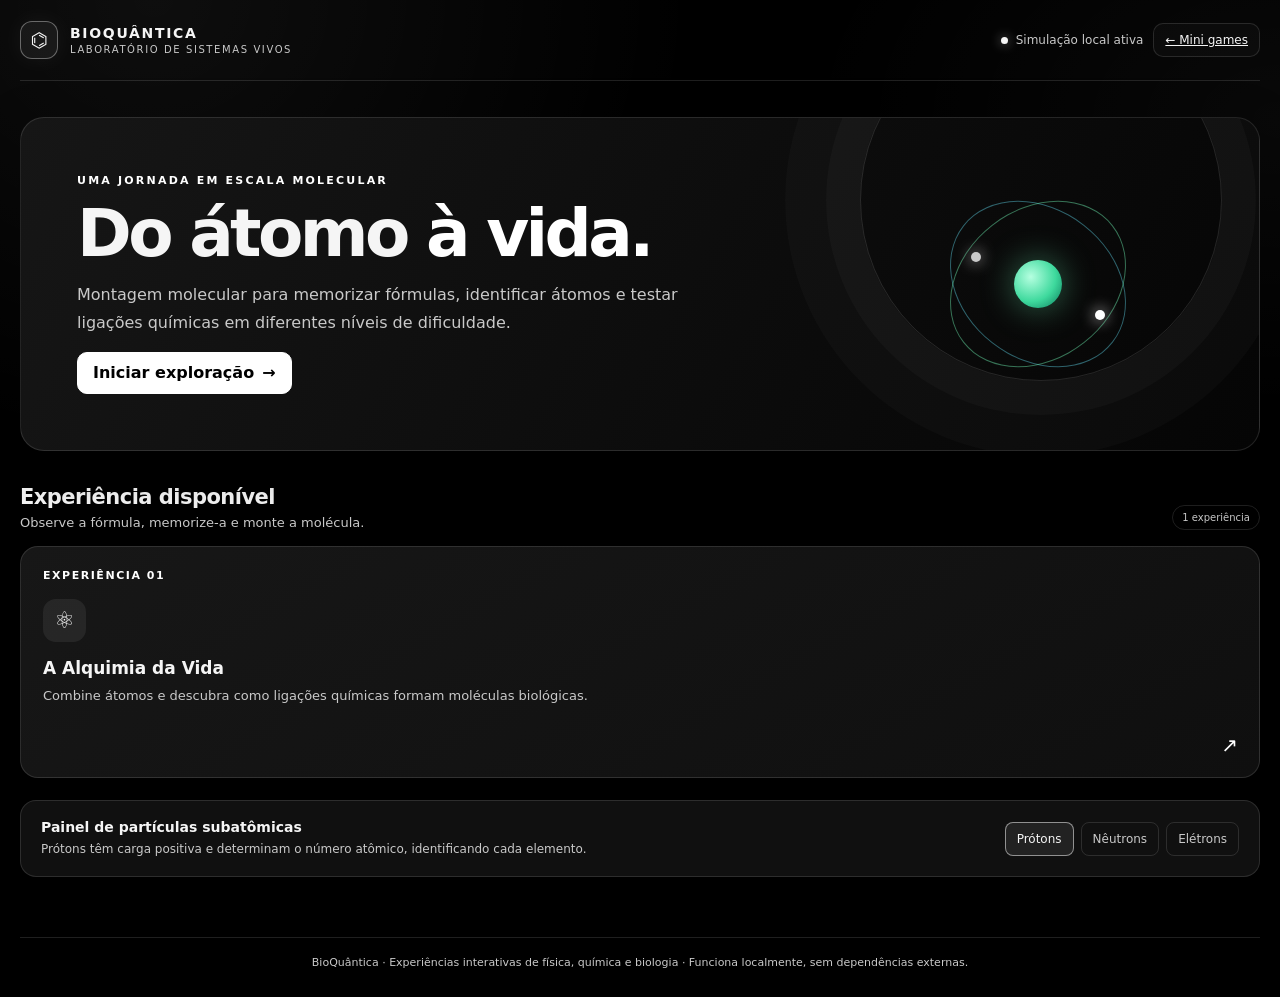
<file: Projeto Individual/bioquantica.html>
<!DOCTYPE html>
<html lang="pt-BR">
<head>
  <meta charset="UTF-8">
  <meta name="viewport" content="width=device-width, initial-scale=1">
  <meta name="theme-color" content="#000000">
  <meta name="description" content="Explore átomos e moléculas em BioQuântica: Do Átomo à Vida.">
  <title>BioQuântica: Do Átomo à Vida</title>
  <style>
    :root {
      color-scheme: dark;
      --bg: #000000;
      --panel: #171717;
      --panel-2: #121212;
      --line: rgba(255, 255, 255, .12);
      --text: #f5f5f5;
      --muted: #c9c9c9;
      --green: #ffffff;
      --cyan: #c9c9c9;
      --yellow: #f5f5f5;
      --red: #c9c9c9;
      --shadow: 0 18px 54px rgba(0, 0, 0, .28);
      font-family: Inter, ui-sans-serif, system-ui, -apple-system, BlinkMacSystemFont, "Segoe UI", sans-serif;
    }

    * { box-sizing: border-box; }
    body {
      margin: 0;
      min-width: 320px;
      min-height: 100vh;
      color: var(--text);
      background:
        radial-gradient(ellipse at 12% 0%, rgba(255, 255, 255, .055), transparent 34rem),
        radial-gradient(ellipse at 100% 12%, rgba(255, 255, 255, .035), transparent 30rem),
        var(--bg);
    }
    button, input { font: inherit; }
    button { color: inherit; }
    [hidden] { display: none !important; }
    button:focus-visible, input:focus-visible, [tabindex]:focus-visible {
      outline: 2px solid var(--cyan);
      outline-offset: 3px;
    }
    .shell { width: min(1240px, calc(100% - 40px)); margin: 0 auto; }
    .topbar {
      display: flex;
      align-items: center;
      justify-content: space-between;
      gap: 20px;
      padding: 21px 0;
      border-bottom: 1px solid var(--line);
    }
    .brand { display: flex; align-items: center; gap: 12px; }
    .brand-mark {
      width: 38px; height: 38px; display: grid; place-items: center;
      border: 1px solid rgba(255, 255, 255, .35); border-radius: 12px;
      color: var(--text); background: rgba(255, 255, 255, .06);
      box-shadow: 0 0 24px rgba(255, 255, 255, .06);
      font-size: 20px;
    }
    .brand-name { font-size: 14px; font-weight: 800; letter-spacing: .12em; }
    .brand-sub { margin-top: 3px; color: var(--muted); font-size: 10px; letter-spacing: .16em; text-transform: uppercase; }
    .top-actions { display: flex; align-items: center; gap: 10px; }
    .status { display: flex; align-items: center; gap: 8px; color: var(--muted); font-size: 12px; }
    .status-dot { width: 7px; height: 7px; border-radius: 50%; background: var(--text); box-shadow: 0 0 12px rgba(255,255,255,.55); }
    .button {
      display: inline-flex; align-items: center; justify-content: center; gap: 8px;
      min-height: 42px; padding: 0 15px; border: 1px solid var(--line); border-radius: 10px;
      background: rgba(255,255,255,.025); color: var(--text); cursor: pointer;
      transition: border-color .2s, background .2s, transform .2s, opacity .2s;
    }
    .button:hover:not(:disabled) { transform: translateY(-1px); border-color: rgba(255,255,255,.55); background: rgba(255,255,255,.08); }
    .button:disabled { opacity: .42; cursor: not-allowed; }
    .button.primary { border-color: #ffffff; background: #ffffff; color: #000000; font-weight: 800; }
    .button.primary:hover:not(:disabled) { background: transparent; color: #ffffff; }
    .button.danger { color: #f5f5f5; border-color: rgba(255,255,255,.28); }
    .button.small { min-height: 34px; padding: 0 11px; font-size: 12px; }
    main { padding: 36px 0 60px; }
    .eyebrow { color: var(--green); font-size: 11px; font-weight: 800; letter-spacing: .2em; text-transform: uppercase; }
    h1, h2, h3, p { margin-top: 0; }
    h1 { max-width: 780px; margin: 14px 0 15px; font-size: clamp(36px, 6vw, 66px); line-height: .99; letter-spacing: -.055em; }
    h1 span { color: var(--green); }
    .lede { max-width: 650px; color: var(--muted); font-size: 16px; line-height: 1.7; }
    .hero {
      position: relative; overflow: hidden; display: grid; grid-template-columns: 1.4fr .6fr;
      gap: 28px; align-items: center; padding: clamp(26px, 5vw, 56px);
      border: 1px solid var(--line); border-radius: 24px;
      background: linear-gradient(120deg, #161616, #050505);
      box-shadow: var(--shadow);
    }
    .hero::after {
      content: ""; position: absolute; width: 360px; height: 360px; right: 3%; top: -30%;
      border: 1px solid rgba(255,255,255,.12); border-radius: 50%;
      box-shadow: 0 0 0 34px rgba(255,255,255,.025), 0 0 0 75px rgba(255,255,255,.018);
      pointer-events: none;
    }
    .hero-copy, .hero-art { position: relative; z-index: 1; }
    .hero-art { display: grid; place-items: center; min-height: 210px; }
    .atom-art { position: relative; width: 190px; height: 190px; }
    .orbit { position: absolute; inset: 20px 0; border: 1px solid rgba(98,221,242,.42); border-radius: 50%; transform: rotate(38deg); }
    .orbit.two { transform: rotate(-38deg); border-color: rgba(112,244,180,.45); }
    .nucleus { position: absolute; width: 48px; height: 48px; left: 71px; top: 71px; border-radius: 50%; background: radial-gradient(circle at 35% 35%, #b5ffe0, #3ed99d 56%, #087859); box-shadow: 0 0 34px rgba(112,244,180,.42); }
    .electron { position: absolute; width: 10px; height: 10px; border-radius: 50%; background: var(--cyan); box-shadow: 0 0 15px var(--cyan); }
    .electron.one { left: 28px; top: 63px; }
    .electron.two { right: 28px; bottom: 59px; background: var(--green); box-shadow: 0 0 15px var(--green); }
    .section-heading { display: flex; align-items: end; justify-content: space-between; gap: 16px; margin: 34px 0 16px; }
    .section-heading h2 { margin: 0; font-size: 21px; letter-spacing: -.025em; }
    .section-heading p { margin: 6px 0 0; color: var(--muted); font-size: 13px; }
    .mode-grid { display: grid; grid-template-columns: 1fr; gap: 14px; }
    .mode-card {
      position: relative; display: flex; min-height: 232px; flex-direction: column; align-items: flex-start;
      padding: 22px; border: 1px solid var(--line); border-radius: 18px;
      background: linear-gradient(150deg, #171717, #0f0f0f);
      text-align: left; cursor: pointer; transition: transform .2s, border-color .2s, background .2s;
    }
    .mode-card:hover { transform: translateY(-4px); border-color: rgba(255,255,255,.45); background: #1a1a1a; }
    .mode-number { color: var(--green); font-size: 11px; font-weight: 800; letter-spacing: .14em; }
    .mode-icon { display: grid; place-items: center; width: 43px; height: 43px; margin: 17px 0 16px; border-radius: 13px; background: rgba(255,255,255,.07); font-size: 23px; }
    .mode-card h3 { margin: 0 0 8px; font-size: 17px; }
    .mode-card p { margin: 0; color: var(--muted); font-size: 13px; line-height: 1.55; }
    .mode-arrow { position: absolute; right: 21px; bottom: 20px; color: var(--green); font-size: 20px; }
    .particle-panel {
      display: grid; grid-template-columns: 1fr auto; gap: 18px; align-items: center;
      margin-top: 22px; padding: 18px 20px; border: 1px solid var(--line); border-radius: 16px;
      background: rgba(18,18,18,.92);
    }
    .particle-panel h2 { margin: 0 0 5px; font-size: 14px; }
    .particle-panel p { margin: 0; color: var(--muted); font-size: 12px; line-height: 1.55; }
    .particle-tabs { display: flex; flex-wrap: wrap; gap: 7px; }
    .particle-tab { min-height: 34px; padding: 0 11px; border: 1px solid var(--line); border-radius: 8px; background: transparent; color: var(--muted); cursor: pointer; font-size: 12px; }
    .particle-tab[aria-pressed="true"] { border-color: rgba(255,255,255,.5); color: var(--text); background: rgba(255,255,255,.08); }
    .mode-view { display: none; }
    .mode-view.active { display: block; }
    .mode-title { display: flex; align-items: flex-start; justify-content: space-between; gap: 20px; margin: 28px 0 18px; }
    .mode-title h1 { margin: 9px 0 8px; font-size: clamp(30px, 4vw, 43px); }
    .mode-title p { margin: 0; color: var(--muted); font-size: 14px; line-height: 1.6; }
    .workspace { display: grid; grid-template-columns: minmax(0, 1.35fr) minmax(270px, .65fr); gap: 16px; align-items: start; }
    .panel { border: 1px solid var(--line); border-radius: 17px; background: rgba(23,23,23,.92); box-shadow: var(--shadow); }
    .panel-pad { padding: 20px; }
    .panel-heading { display: flex; align-items: center; justify-content: space-between; gap: 12px; margin-bottom: 16px; }
    .panel-heading h2, .panel-heading h3 { margin: 0; font-size: 15px; }
    .step-tag, .tag { padding: 6px 9px; border: 1px solid var(--line); border-radius: 999px; color: var(--muted); font-size: 10px; white-space: nowrap; }
    .challenge-banner { padding: 15px; border: 1px solid rgba(255,255,255,.2); border-radius: 12px; background: rgba(255,255,255,.035); }
    .challenge-banner .label { color: var(--green); font-size: 10px; font-weight: 800; letter-spacing: .14em; text-transform: uppercase; }
    .challenge-banner h3 { margin: 7px 0 4px; font-size: 19px; }
    .challenge-banner p { margin: 0; color: var(--muted); font-size: 12px; }
    .atom-picker { display: grid; grid-template-columns: repeat(4, 1fr); gap: 9px; margin: 15px 0; }
    .atom-picker { grid-template-columns: repeat(8, 1fr); max-height: 390px; overflow-y: auto; padding-right: 4px; }
    .difficulty-panel {
    display: grid; grid-template-columns: auto 1fr; align-items: center; gap: 12px;
    margin: 14px 0; padding: 12px; border: 1px solid var(--line); border-radius: 12px;
    background: rgba(255,255,255,.025);
    }
    .difficulty-panel > strong { font-size: 12px; }
    .difficulty-options { display: grid; grid-template-columns: repeat(4, 1fr); gap: 7px; }
    .difficulty-button { min-height: 38px; border: 1px solid var(--line); border-radius: 8px; background: transparent; color: var(--muted); cursor: pointer; font-size: 11px; }
    .difficulty-button.active { border-color: rgba(255,255,255,.55); background: rgba(255,255,255,.1); color: var(--green); }
    .formula-preview { min-height: 42px; display: flex; align-items: center; justify-content: space-between; gap: 10px; margin-top: 10px; }
    .formula-preview button { flex: 0 0 auto; }
    .atom-button {
      position: relative; display: grid; justify-items: center; gap: 3px; min-height: 88px;
      padding: 10px 6px; border: 1px solid var(--line); border-radius: 12px; background: rgba(255,255,255,.025); cursor: pointer;
    }
    .atom-button:hover { border-color: rgba(255,255,255,.56); background: rgba(255,255,255,.06); }
    .atom-symbol { font-size: 24px; font-weight: 800; color: var(--text); }
    .atom-name { color: var(--muted); font-size: 10px; }
    .atom-count { position: absolute; top: 5px; right: 7px; color: var(--green); font-size: 10px; }
    .bench { min-height: 116px; padding: 14px; border: 1px dashed rgba(255,255,255,.24); border-radius: 12px; background: rgba(0,0,0,.4); }
    .bench-top { display: flex; align-items: center; justify-content: space-between; gap: 8px; margin-bottom: 12px; }
    .bench-top strong { font-size: 12px; }
    .bench-top span { color: var(--muted); font-size: 11px; }
    .atom-chips { display: flex; flex-wrap: wrap; gap: 7px; }
    .atom-chip { display: inline-flex; align-items: center; gap: 6px; padding: 6px 8px; border: 1px solid rgba(255,255,255,.2); border-radius: 8px; background: rgba(255,255,255,.05); color: var(--text); font-size: 12px; }
    .atom-chip button { padding: 0; border: 0; background: none; color: var(--muted); cursor: pointer; }
    .empty-note { color: #8f8f8f; font-size: 12px; }
    .bench-actions { display: flex; flex-wrap: wrap; gap: 9px; margin-top: 13px; }
    .result-box { display: none; margin-top: 14px; padding: 14px; border: 1px solid var(--line); border-radius: 11px; font-size: 13px; line-height: 1.55; }
    .result-box.show { display: block; }
    .result-box.success { border-color: rgba(255,255,255,.35); background: rgba(255,255,255,.07); }
    .result-box.error { border-color: rgba(190,190,190,.35); background: rgba(190,190,190,.06); }
    .result-box strong { display: block; margin-bottom: 4px; }
    .fact-list { display: grid; gap: 9px; }
    .fact-row { display: flex; justify-content: space-between; gap: 12px; padding-bottom: 9px; border-bottom: 1px solid rgba(255,255,255,.09); font-size: 12px; }
    .fact-row span { color: var(--muted); }
    .fact-row strong { text-align: right; }
    .muted-copy { color: var(--muted); font-size: 12px; line-height: 1.65; }
    .molecule-progress { display: grid; gap: 9px; margin-top: 18px; }
    .progress-item { display: flex; align-items: center; gap: 9px; color: var(--muted); font-size: 11px; }
    .progress-mark { display: grid; place-items: center; width: 19px; height: 19px; border: 1px solid var(--line); border-radius: 50%; font-size: 10px; }
    .progress-item.done { color: var(--green); }
    .progress-item.done .progress-mark { border-color: var(--green); background: rgba(255,255,255,.1); }
    .hud { display: grid; grid-template-columns: repeat(4,1fr); gap: 9px; margin-bottom: 13px; }
    .hud-card { padding: 11px 12px; border: 1px solid var(--line); border-radius: 11px; background: rgba(23,23,23,.82); }
    .hud-label { color: var(--muted); font-size: 9px; letter-spacing: .12em; text-transform: uppercase; }
    .hud-value { margin-top: 5px; font-size: 21px; font-weight: 800; }
    .hud-value.green { color: var(--green); }
    .hud-value.cyan { color: var(--cyan); }
    .hud-value.red { color: var(--red); }
    .game-canvas { display: block; width: 100%; height: auto; border: 1px solid var(--line); border-radius: 13px; background: #080808; touch-action: manipulation; }
    .complex-controls { display: grid; grid-template-columns: repeat(4,1fr); gap: 8px; margin-top: 12px; }
    .complex-button { min-height: 54px; flex-direction: column; gap: 2px; padding: 7px 4px; font-size: 11px; }
    .complex-button strong { font-size: 14px; }
    .complex-button.ready { border-color: var(--green); color: var(--green); box-shadow: 0 0 16px rgba(255,255,255,.13); }
    .game-note { margin: 13px 0 0; color: var(--muted); font-size: 11px; line-height: 1.6; }
    .health-track, .meter-track { height: 7px; overflow: hidden; margin-top: 8px; border-radius: 99px; background: rgba(255,255,255,.08); }
    .health-fill, .meter-fill { width: 0; height: 100%; border-radius: inherit; background: linear-gradient(90deg, var(--green), var(--cyan)); transition: width .25s; }
    .health-fill { background: linear-gradient(90deg, var(--red), var(--yellow)); }
    .dna-controls { display: grid; gap: 13px; margin: 14px 0; }
    .control-row { display: flex; align-items: center; justify-content: space-between; gap: 12px; }
    .control-row label { font-size: 12px; }
    .segmented { display: flex; gap: 5px; padding: 4px; border: 1px solid var(--line); border-radius: 10px; background: rgba(0,0,0,.18); }
    .segment { min-height: 32px; padding: 0 10px; border: 0; border-radius: 7px; background: transparent; color: var(--muted); cursor: pointer; font-size: 11px; }
    .segment[aria-pressed="true"] { background: rgba(255,255,255,.12); color: var(--text); }
    input[type="range"] { width: min(220px, 55%); accent-color: var(--green); }
    .range-value { min-width: 38px; color: var(--green); text-align: right; font-size: 12px; }
    .creature-wrap { display: grid; place-items: center; min-height: 180px; margin: 10px 0 13px; border: 1px solid var(--line); border-radius: 13px; background: radial-gradient(ellipse, rgba(255,255,255,.08), rgba(0,0,0,.18) 68%); }
    .creature { width: 106px; height: 120px; color: #d0d0d0; filter: drop-shadow(0 0 17px currentColor); transition: width .35s, height .35s, color .35s, filter .35s; }
    .creature-stats { display: grid; grid-template-columns: repeat(3,1fr); gap: 7px; }
    .creature-stat { padding: 9px 7px; border: 1px solid var(--line); border-radius: 9px; text-align: center; }
    .creature-stat span { display: block; color: var(--muted); font-size: 9px; text-transform: uppercase; }
    .creature-stat strong { display: block; margin-top: 4px; font-size: 12px; }
    .journal { display: grid; gap: 8px; max-height: 260px; overflow: auto; padding-right: 3px; }
    .journal-entry { padding: 10px 11px; border-left: 2px solid var(--cyan); border-radius: 0 8px 8px 0; background: rgba(255,255,255,.045); }
    .journal-entry time { display: block; margin-bottom: 4px; color: var(--text); font-size: 9px; letter-spacing: .08em; text-transform: uppercase; }
    .journal-entry p { margin: 0; color: #c9c9c9; font-size: 11px; line-height: 1.5; }
    .disclaimer { margin: 20px 0 0; padding: 12px 14px; border: 1px solid rgba(255,255,255,.15); border-radius: 10px; color: #c9c9c9; background: rgba(255,255,255,.035); font-size: 11px; line-height: 1.6; }
    footer { padding: 18px 0 28px; border-top: 1px solid var(--line); color: var(--muted); font-size: 11px; text-align: center; }
    .sr-only { position: absolute; width: 1px; height: 1px; padding: 0; margin: -1px; overflow: hidden; clip: rect(0,0,0,0); white-space: nowrap; border: 0; }

    @media (max-width: 800px) {
      .hero { grid-template-columns: 1fr; }
      .hero-art { position: absolute; right: 4%; top: 12px; opacity: .38; transform: scale(.8); }
      .mode-grid { grid-template-columns: 1fr; }
      .mode-card { min-height: 190px; }
      .workspace { grid-template-columns: 1fr; }
      .particle-panel { grid-template-columns: 1fr; }
    }
    @media (max-width: 520px) {
      .shell { width: min(100% - 24px, 1240px); }
      .topbar { padding: 15px 0; }
      .brand-name { font-size: 11px; }
      .status { display: none; }
      main { padding-top: 22px; }
      .hero { padding: 26px 21px; }
      .hero-art { right: -24px; top: 55px; transform: scale(.63); opacity: .22; }
      h1 { font-size: clamp(35px, 12vw, 50px); }
      .mode-title { display: block; }
      .mode-title > .button { margin-top: 12px; }
      .atom-picker { gap: 6px; }
      .atom-picker { grid-template-columns: repeat(4, 1fr); max-height: 340px; }
      .difficulty-panel { grid-template-columns: 1fr; }
      .difficulty-options { grid-template-columns: repeat(2, 1fr); }
      .atom-button { min-height: 78px; }
      .hud { grid-template-columns: repeat(2,1fr); }
      .complex-controls { grid-template-columns: repeat(2,1fr); }
      .control-row { align-items: flex-start; }
      .control-row label { max-width: 42%; }
    }
    @media (prefers-reduced-motion: reduce) {
      *, *::before, *::after { scroll-behavior: auto !important; transition-duration: .01ms !important; animation-duration: .01ms !important; }
    }
  </style>
</head>
<body>
  <div class="shell">
    <header class="topbar">
      <div class="brand">
        <div class="brand-mark" aria-hidden="true">⌬</div>
        <div>
          <div class="brand-name">BIOQUÂNTICA</div>
          <div class="brand-sub">laboratório de sistemas vivos</div>
        </div>
      </div>
      <div class="top-actions">
        <div class="status"><span class="status-dot"></span> Simulação local ativa</div>
        <a class="button small" href="jogos.html">← Mini games</a>
        <button class="button small" id="homeButton" type="button" hidden>⌂ <span>Hub</span></button>
      </div>
    </header>

    <main>
      <section id="hubView" class="mode-view active" aria-labelledby="mainTitle">
        <div class="hero">
          <div class="hero-copy">
            <div class="eyebrow">Uma jornada em escala molecular</div>
            <h1 id="mainTitle">Do átomo <span>à vida.</span></h1>
            <p class="lede">Montagem molecular para memorizar fórmulas, identificar átomos e testar ligações químicas em diferentes níveis de dificuldade.</p>
            <button class="button primary" type="button" data-open-mode="molecule">Iniciar exploração <span aria-hidden="true">→</span></button>
          </div>
          <div class="hero-art" aria-hidden="true">
            <div class="atom-art"><div class="orbit"></div><div class="orbit two"></div><div class="nucleus"></div><div class="electron one"></div><div class="electron two"></div></div>
          </div>
        </div>

        <div class="section-heading">
          <div><h2>Experiência disponível</h2><p>Observe a fórmula, memorize-a e monte a molécula.</p></div>
          <span class="tag">1 experiência</span>
        </div>
        <div class="mode-grid">
          <button class="mode-card" type="button" data-open-mode="molecule">
            <span class="mode-number">EXPERIÊNCIA 01</span><span class="mode-icon" aria-hidden="true">⚛</span>
            <h3>A Alquimia da Vida</h3><p>Combine átomos e descubra como ligações químicas formam moléculas biológicas.</p><span class="mode-arrow" aria-hidden="true">↗</span>
          </button>
        </div>

        <section class="particle-panel" aria-labelledby="particleTitle">
          <div><h2 id="particleTitle">Painel de partículas subatômicas</h2><p id="particleDescription" aria-live="polite">Prótons têm carga positiva e determinam o número atômico, identificando cada elemento.</p></div>
          <div class="particle-tabs" role="group" aria-label="Selecionar partícula">
            <button class="particle-tab" type="button" data-particle="proton" aria-pressed="true">Prótons</button>
            <button class="particle-tab" type="button" data-particle="neutron" aria-pressed="false">Nêutrons</button>
            <button class="particle-tab" type="button" data-particle="electron" aria-pressed="false">Elétrons</button>
          </div>
        </section>
      </section>

      <section id="moleculeView" class="mode-view" aria-labelledby="moleculeTitle">
        <div class="mode-title">
          <div><div class="eyebrow">Experiência 01 · Química molecular</div><h1 id="moleculeTitle">A Alquimia da Vida</h1><p>Escolha átomos para montar a fórmula do desafio. Depois confira a composição e a compatibilidade das valências.</p></div>
          <button class="button" type="button" data-go-home>← Voltar ao hub</button>
        </div>
        <div class="workspace">
          <section class="panel panel-pad">
            <div class="panel-heading"><h2>Bancada de montagem</h2><span class="step-tag" id="moleculeStep">Desafio 1 de 8</span></div>
            <div class="challenge-banner"><div class="label">Molécula-alvo</div><h3 id="targetName">Água</h3><p id="targetFormula">Fórmula esperada: H₂O</p></div>
            <p class="game-note"><strong>Como jogar:</strong> clique nos elementos para adicionar átomos até reproduzir a fórmula do desafio. Use × em cada átomo para removê-lo e clique em <b>Validar molécula</b> quando estiver pronto.</p>
            <div class="difficulty-panel">
              <strong>Dificuldade</strong>
              <div class="difficulty-options" role="group" aria-label="Tempo para visualizar a fórmula">
                <button class="difficulty-button active" type="button" data-preview-seconds="10">Fácil · 10s</button>
                <button class="difficulty-button" type="button" data-preview-seconds="5">Normal · 5s</button>
                <button class="difficulty-button" type="button" data-preview-seconds="3">Difícil · 3s</button>
                <button class="difficulty-button" type="button" data-preview-seconds="1">Extremo · 1s</button>
              </div>
            </div>
            <div class="formula-preview">
              <span class="muted-copy" id="formulaStatus" aria-live="polite">A fórmula será exibida ao iniciar.</span>
              <button class="button small" id="showFormula" type="button">Mostrar fórmula</button>
            </div>
            <div class="atom-picker" id="atomPicker" aria-label="Adicionar um elemento da tabela periódica"></div>
            <div class="bench">
              <div class="bench-top"><strong>Átomos na bancada</strong><span id="atomTotal">0 átomos</span></div>
              <div class="atom-chips" id="atomChips" aria-live="polite"><span class="empty-note">Clique nos elementos acima para começar a montagem.</span></div>
            </div>
            <div class="bench-actions">
              <button class="button primary" id="validateMolecule" type="button">Validar molécula</button>
              <button class="button" id="clearAtoms" type="button">Limpar bancada</button>
              <button class="button" id="skipChallenge" type="button">Pular desafio</button>
            </div>
            <div class="result-box" id="moleculeResult" role="status" aria-live="polite"></div>
          </section>
          <aside class="panel panel-pad">
            <div class="panel-heading"><h2>Átomo selecionado</h2><span class="tag" id="selectedAtomSymbol">—</span></div>
            <p class="muted-copy" id="atomDetailIntro">Selecione um elemento na bancada para consultar seus dados subatômicos.</p>
            <div class="fact-list" id="atomFacts">
              <div class="fact-row"><span>Número atômico</span><strong>—</strong></div>
              <div class="fact-row"><span>Nêutrons (isótopo comum)</span><strong>—</strong></div>
              <div class="fact-row"><span>Elétrons de valência</span><strong>—</strong></div>
            </div>
            <div class="molecule-progress" id="moleculeProgress" aria-label="Progresso dos desafios"></div>
            <p class="muted-copy" style="margin:18px 0 0">Na natureza, a geometria tridimensional e o ambiente químico também influenciam as ligações. Este desafio verifica a fórmula e o balanço didático de valências.</p>
          </aside>
        </div>
      </section>

    </main>
    <footer>BioQuântica · Experiências interativas de física, química e biologia · Funciona localmente, sem dependências externas.</footer>
  </div>

  <script>
    (() => {
      "use strict";

      const $ = (selector, root = document) => root.querySelector(selector);
      const $$ = (selector, root = document) => [...root.querySelectorAll(selector)];
      const views = {
        hub: $("#hubView"),
        molecule: $("#moleculeView")
      };

      function showView(name) {
        Object.entries(views).forEach(([key, view]) => view.classList.toggle("active", key === name));
        $("#homeButton").hidden = name === "hub";
        window.scrollTo({ top: 0, behavior: "smooth" });
      }

      $$("[data-open-mode]").forEach(button => button.addEventListener("click", () => showView(button.dataset.openMode)));
      $$("[data-go-home]").forEach(button => button.addEventListener("click", () => showView("hub")));
      $("#homeButton").addEventListener("click", () => showView("hub"));

      const particleDescriptions = {
        proton: "Prótons têm carga positiva e determinam o número atômico, identificando cada elemento.",
        neutron: "Nêutrons não têm carga elétrica. Isótopos do mesmo elemento diferem no número de nêutrons.",
        electron: "Elétrons têm carga negativa; os elétrons de valência participam das ligações químicas."
      };
      $$(".particle-tab").forEach(button => button.addEventListener("click", () => {
        $$(".particle-tab").forEach(tab => tab.setAttribute("aria-pressed", String(tab === button)));
        $("#particleDescription").textContent = particleDescriptions[button.dataset.particle];
      }));

      const periodicTable = [
        [1,"H","Hidrogênio"],[2,"He","Hélio"],[3,"Li","Lítio"],[4,"Be","Berílio"],[5,"B","Boro"],[6,"C","Carbono"],[7,"N","Nitrogênio"],[8,"O","Oxigênio"],[9,"F","Flúor"],[10,"Ne","Neônio"],
        [11,"Na","Sódio"],[12,"Mg","Magnésio"],[13,"Al","Alumínio"],[14,"Si","Silício"],[15,"P","Fósforo"],[16,"S","Enxofre"],[17,"Cl","Cloro"],[18,"Ar","Argônio"],[19,"K","Potássio"],[20,"Ca","Cálcio"],
        [21,"Sc","Escândio"],[22,"Ti","Titânio"],[23,"V","Vanádio"],[24,"Cr","Cromo"],[25,"Mn","Manganês"],[26,"Fe","Ferro"],[27,"Co","Cobalto"],[28,"Ni","Níquel"],[29,"Cu","Cobre"],[30,"Zn","Zinco"],
        [31,"Ga","Gálio"],[32,"Ge","Germânio"],[33,"As","Arsênio"],[34,"Se","Selênio"],[35,"Br","Bromo"],[36,"Kr","Criptônio"],[37,"Rb","Rubídio"],[38,"Sr","Estrôncio"],[39,"Y","Ítrio"],[40,"Zr","Zircônio"],
        [41,"Nb","Nióbio"],[42,"Mo","Molibdênio"],[43,"Tc","Tecnécio"],[44,"Ru","Rutênio"],[45,"Rh","Ródio"],[46,"Pd","Paládio"],[47,"Ag","Prata"],[48,"Cd","Cádmio"],[49,"In","Índio"],[50,"Sn","Estanho"],
        [51,"Sb","Antimônio"],[52,"Te","Telúrio"],[53,"I","Iodo"],[54,"Xe","Xenônio"],[55,"Cs","Césio"],[56,"Ba","Bário"],[57,"La","Lantânio"],[58,"Ce","Cério"],[59,"Pr","Praseodímio"],[60,"Nd","Neodímio"],
        [61,"Pm","Promécio"],[62,"Sm","Samário"],[63,"Eu","Európio"],[64,"Gd","Gadolínio"],[65,"Tb","Térbio"],[66,"Dy","Disprósio"],[67,"Ho","Hólmio"],[68,"Er","Érbio"],[69,"Tm","Túlio"],[70,"Yb","Itérbio"],
        [71,"Lu","Lutécio"],[72,"Hf","Háfnio"],[73,"Ta","Tântalo"],[74,"W","Tungstênio"],[75,"Re","Rênio"],[76,"Os","Ósmio"],[77,"Ir","Irídio"],[78,"Pt","Platina"],[79,"Au","Ouro"],[80,"Hg","Mercúrio"],
        [81,"Tl","Tálio"],[82,"Pb","Chumbo"],[83,"Bi","Bismuto"],[84,"Po","Polônio"],[85,"At","Astato"],[86,"Rn","Radônio"],[87,"Fr","Frâncio"],[88,"Ra","Rádio"],[89,"Ac","Actínio"],[90,"Th","Tório"],
        [91,"Pa","Protactínio"],[92,"U","Urânio"],[93,"Np","Neptúnio"],[94,"Pu","Plutônio"],[95,"Am","Amerício"],[96,"Cm","Cúrio"],[97,"Bk","Berquélio"],[98,"Cf","Califórnio"],[99,"Es","Einstênio"],[100,"Fm","Férmio"],
        [101,"Md","Mendelévio"],[102,"No","Nobélio"],[103,"Lr","Laurêncio"],[104,"Rf","Rutherfórdio"],[105,"Db","Dúbnio"],[106,"Sg","Seabórgio"],[107,"Bh","Bóhrio"],[108,"Hs","Hássio"],[109,"Mt","Meitnério"],[110,"Ds","Darmstácio"],
        [111,"Rg","Roentgênio"],[112,"Cn","Copernício"],[113,"Nh","Nihônio"],[114,"Fl","Fleróvio"],[115,"Mc","Moscóvio"],[116,"Lv","Livermório"],[117,"Ts","Tenessino"],[118,"Og","Oganessônio"]
      ];
      const atoms = {};
      periodicTable.forEach(([atomic, symbol, name]) => {
        let valence = 1;
        if ([2,10,18,36,54,86,118].includes(atomic)) valence = 0;
        else if ([1,3,11,19,37,55,87].includes(atomic)) valence = 1;
        else if ([4,12,20,38,56,88].includes(atomic)) valence = 2;
        else if ([5,13,31,49,81,113].includes(atomic)) valence = 3;
        else if ([6,14,32,50,82,114].includes(atomic)) valence = 4;
        else if ([7,15,33,51,83,115].includes(atomic)) valence = 5;
        else if ([8,16,34,52,84,116].includes(atomic)) valence = 6;
        else if ([9,17,35,53,85,117].includes(atomic)) valence = 7;
        atoms[symbol] = { name, atomic, neutrons: atomic > 1 ? atomic : 0, valence, isotope: `Isótopo comum de ${name}` };
      });

      const moleculeChallenges = [
        { name: "Água", formula: "H₂O", counts: { H: 2, O: 1 }, bonds: 2, structure: "Duas ligações covalentes simples O–H formam uma molécula polar. A água é solvente e participa de inúmeras reações celulares." },
        { name: "Dióxido de carbono", formula: "CO₂", counts: { C: 1, O: 2 }, bonds: 4, structure: "O carbono central forma duas ligações duplas O=C=O. O CO₂ é produto da respiração celular e substrato da fotossíntese." },
        { name: "Glicina", formula: "C₂H₅NO₂", counts: { C: 2, H: 5, N: 1, O: 2 }, bonds: 10, structure: "A glicina (NH₂–CH₂–COOH) é o aminoácido mais simples; participa da síntese de proteínas e de outras moléculas." },
        { name: "Amônia", formula: "NH₃", counts: { N: 1, H: 3 }, bonds: 3, structure: "A amônia possui três ligações N–H. Ela participa do ciclo do nitrogênio e pode ser formada ou eliminada em processos metabólicos." },
        { name: "Nitrogênio molecular", formula: "N₂", counts: { N: 2 }, bonds: 3, structure: "Os dois átomos de nitrogênio formam uma ligação tripla muito estável. O N₂ compõe cerca de 78% da atmosfera terrestre." },
        { name: "Ácido clorídrico", formula: "HCl", counts: { H: 1, Cl: 1 }, bonds: 1, structure: "O cloro e o hidrogênio formam uma ligação polar simples. Em solução aquosa, o HCl se dissocia em íons." },
        { name: "Sulfeto de hidrogênio", formula: "H₂S", counts: { H: 2, S: 1 }, bonds: 2, structure: "O enxofre central forma duas ligações simples com hidrogênio. O H₂S é tóxico em altas concentrações." },
        { name: "Ácido fosfórico", formula: "H₃PO₄", counts: { H: 3, P: 1, O: 4 }, bonds: 8, structure: "O ácido fosfórico contém fósforo ligado a oxigênio e grupos hidroxila. Fosfatos participam do ATP e do DNA." }
      ];
      periodicTable.forEach(([atomic, symbol, name]) => {
        moleculeChallenges.push({
          name,
          formula: symbol,
          counts: { [symbol]: 1 },
          bonds: 0,
          elementOnly: true,
          structure: `${name} é o elemento de número atômico ${atomic}, representado pelo símbolo ${symbol}.`
        });
      });
      for (let i = moleculeChallenges.length - 1; i > 0; i -= 1) {
        const j = Math.floor(Math.random() * (i + 1));
        [moleculeChallenges[i], moleculeChallenges[j]] = [moleculeChallenges[j], moleculeChallenges[i]];
      }
      let moleculeIndex = 0;
      let selectedAtoms = [];
      let previewSeconds = 10;
      let previewTimer = 0;
      const completedChallenges = new Set();
      const atomLabels = { H: "Hidrogênio", C: "Carbono", O: "Oxigênio", N: "Nitrogênio" };

      function showAtomDetails(symbol) {
        const atom = atoms[symbol];
        $("#selectedAtomSymbol").textContent = symbol;
        $("#atomDetailIntro").textContent = `${atom.name} · isótopo comum ${atom.isotope}.`;
        $("#atomFacts").innerHTML = `
          <div class="fact-row"><span>Número atômico</span><strong>${atom.atomic} próton${atom.atomic > 1 ? "s" : ""}</strong></div>
          <div class="fact-row"><span>Nêutrons (isótopo comum)</span><strong>${atom.neutrons} · ${atom.isotope}</strong></div>
          <div class="fact-row"><span>Elétrons de valência</span><strong>${atom.valence}</strong></div>`;
      }

      function renderAtomPicker() {
        const symbols = periodicTable.map(([, symbol]) => symbol);
        for (let i = symbols.length - 1; i > 0; i -= 1) {
          const j = Math.floor(Math.random() * (i + 1));
          [symbols[i], symbols[j]] = [symbols[j], symbols[i]];
        }
        const picker = $("#atomPicker");
        picker.replaceChildren();
        symbols.forEach(symbol => {
          const atom = atoms[symbol];
          const button = document.createElement("button");
          button.type = "button";
          button.className = "atom-button";
          button.dataset.addAtom = symbol;
          button.setAttribute("aria-label", `Adicionar ${atom.name}`);
          button.innerHTML = `<span class="atom-count" data-count="${symbol}">0</span><span class="atom-symbol">${symbol}</span><span class="atom-name">${atom.name}</span>`;
          picker.append(button);
        });
      }

      function renderMolecule() {
        const challenge = moleculeChallenges[moleculeIndex];
        const isCompleted = completedChallenges.has(moleculeIndex);
        $("#moleculeStep").textContent = `Desafio ${moleculeIndex + 1} de ${moleculeChallenges.length}`;
        $("#targetName").textContent = challenge.name;
        $("#targetFormula").textContent = "Fórmula oculta";
        $("#formulaStatus").textContent = "Memorize a fórmula quando ela aparecer.";
        clearInterval(previewTimer);
        Object.keys(atoms).forEach(symbol => {
          const count = document.querySelector(`[data-count="${symbol}"]`);
          if (count) count.textContent = selectedAtoms.filter(atom => atom === symbol).length;
        });
        $$(".atom-button").forEach(button => { button.disabled = isCompleted; });
        $("#clearAtoms").disabled = isCompleted;
        $("#validateMolecule").disabled = isCompleted;
        $("#atomTotal").textContent = `${selectedAtoms.length} átomo${selectedAtoms.length === 1 ? "" : "s"}`;
        const chips = $("#atomChips");
        chips.replaceChildren();
        if (!selectedAtoms.length) {
          const note = document.createElement("span");
          note.className = "empty-note";
          note.textContent = "Clique nos elementos acima para começar a montagem.";
          chips.append(note);
        } else {
          selectedAtoms.forEach((symbol, index) => {
            const chip = document.createElement("span");
            chip.className = "atom-chip";
            chip.append(document.createTextNode(symbol));
            const remove = document.createElement("button");
            remove.type = "button";
            remove.setAttribute("aria-label", `Remover átomo ${symbol}`);
            remove.textContent = "×";
            remove.addEventListener("click", () => {
              selectedAtoms.splice(index, 1);
              renderMolecule();
            });
            chip.append(remove);
            chips.append(chip);
          });
        }
        const progress = $("#moleculeProgress");
        progress.replaceChildren();
        moleculeChallenges.forEach((item, index) => {
          const row = document.createElement("div");
          row.className = `progress-item${completedChallenges.has(index) ? " done" : ""}`;
          row.innerHTML = `<span class="progress-mark">${completedChallenges.has(index) ? "✓" : index + 1}</span><span>${item.name}</span>`;
          progress.append(row);
        });
      }

      function hideFormula() {
        $("#targetFormula").textContent = "Fórmula oculta";
        $("#formulaStatus").textContent = "Fórmula escondida. Monte a molécula.";
      }

      function showFormula() {
        clearInterval(previewTimer);
        const challenge = moleculeChallenges[moleculeIndex];
        let remaining = previewSeconds;
        $("#targetFormula").textContent = `Fórmula: ${challenge.formula}`;
        $("#formulaStatus").textContent = `Memorize: ${remaining}s restante${remaining === 1 ? "" : "s"}`;
        previewTimer = window.setInterval(() => {
          remaining -= 1;
          if (remaining <= 0) {
            clearInterval(previewTimer);
            hideFormula();
            return;
          }
          $("#formulaStatus").textContent = `Memorize: ${remaining}s restante${remaining === 1 ? "" : "s"}`;
        }, 1000);
      }

      $$(".difficulty-button").forEach(button => button.addEventListener("click", () => {
        $$(".difficulty-button").forEach(option => option.classList.toggle("active", option === button));
        previewSeconds = Number(button.dataset.previewSeconds);
        showFormula();
      }));
      $("#showFormula").addEventListener("click", showFormula);

      $("#atomPicker").addEventListener("click", event => {
        const button = event.target.closest("[data-add-atom]");
        if (!button || button.disabled) return;
        const symbol = button.dataset.addAtom;
        selectedAtoms.push(symbol);
        showAtomDetails(symbol);
        $("#moleculeResult").className = "result-box";
        renderMolecule();
      });
      $("#clearAtoms").addEventListener("click", () => {
        selectedAtoms = [];
        $("#moleculeResult").className = "result-box";
        renderMolecule();
      });
      $("#skipChallenge").addEventListener("click", () => {
        selectedAtoms = [];
        if (moleculeIndex < moleculeChallenges.length - 1) {
          moleculeIndex += 1;
        } else {
          moleculeIndex = 0;
        }
        const result = $("#moleculeResult");
        result.className = "result-box show";
        result.innerHTML = `<strong>Desafio pulado</strong>${moleculeChallenges[moleculeIndex].name}: resposta embaixo da fórmula ao ativar a visualização.`;
        window.setTimeout(() => { result.className = "result-box"; }, 1800);
        renderMolecule();
      });
      $("#validateMolecule").addEventListener("click", () => {
        const challenge = moleculeChallenges[moleculeIndex];
        const actual = Object.fromEntries(Object.keys(atoms).map(symbol => [symbol, selectedAtoms.filter(atom => atom === symbol).length]));
        const formulaMatches = Object.keys(atoms).every(symbol => actual[symbol] === (challenge.counts[symbol] || 0));
        const result = $("#moleculeResult");
        result.className = "result-box show";
        if (!formulaMatches) {
          result.classList.add("error");
          result.innerHTML = `<strong>A composição ainda não corresponde.</strong>Confira o símbolo e a quantidade. Dica: ${challenge.formula}.`;
          return;
        }
        const bondOrderSum = selectedAtoms.reduce((sum, symbol) => {
          const valence = atoms[symbol].valence;
          const bondCapacity = { H: 1, C: 4, N: 3, O: 2, P: 5, S: 2, Cl: 1 };
          return sum + (bondCapacity[symbol] || valence);
        }, 0) / 2;
        if (!challenge.elementOnly && (!Number.isInteger(bondOrderSum) || bondOrderSum !== challenge.bonds)) {
          result.classList.add("error");
          result.innerHTML = `<strong>Fórmula correta, mas balanço de ligações inválido.</strong>As valências disponíveis não fecham a estrutura neutra esperada.`;
          return;
        }
        result.classList.add("success");
        result.innerHTML = challenge.elementOnly
          ? `<strong>Elemento identificado · ${challenge.formula}</strong>${challenge.structure}`
          : `<strong>Molécula validada · ${challenge.formula}</strong>${challenge.bonds} ligações covalentes em ordem total compatível com as valências. ${challenge.structure}`;
        completedChallenges.add(moleculeIndex);
        if (moleculeIndex < moleculeChallenges.length - 1) {
          const next = document.createElement("button");
          next.type = "button";
          next.className = "button small";
          next.style.marginTop = "10px";
          next.textContent = "Próximo desafio →";
          next.addEventListener("click", () => {
            moleculeIndex += 1;
            selectedAtoms = [];
            result.className = "result-box";
            renderMolecule();
          });
          result.append(next);
        } else {
          const finish = document.createElement("strong");
          finish.style.marginTop = "8px";
          finish.textContent = "Trilha concluída — você conectou átomos a funções biológicas.";
          result.append(finish);
        }
        renderMolecule();
      });
      renderAtomPicker();
      renderMolecule();

    })();
  </script>
</body>
</html>
</file>
